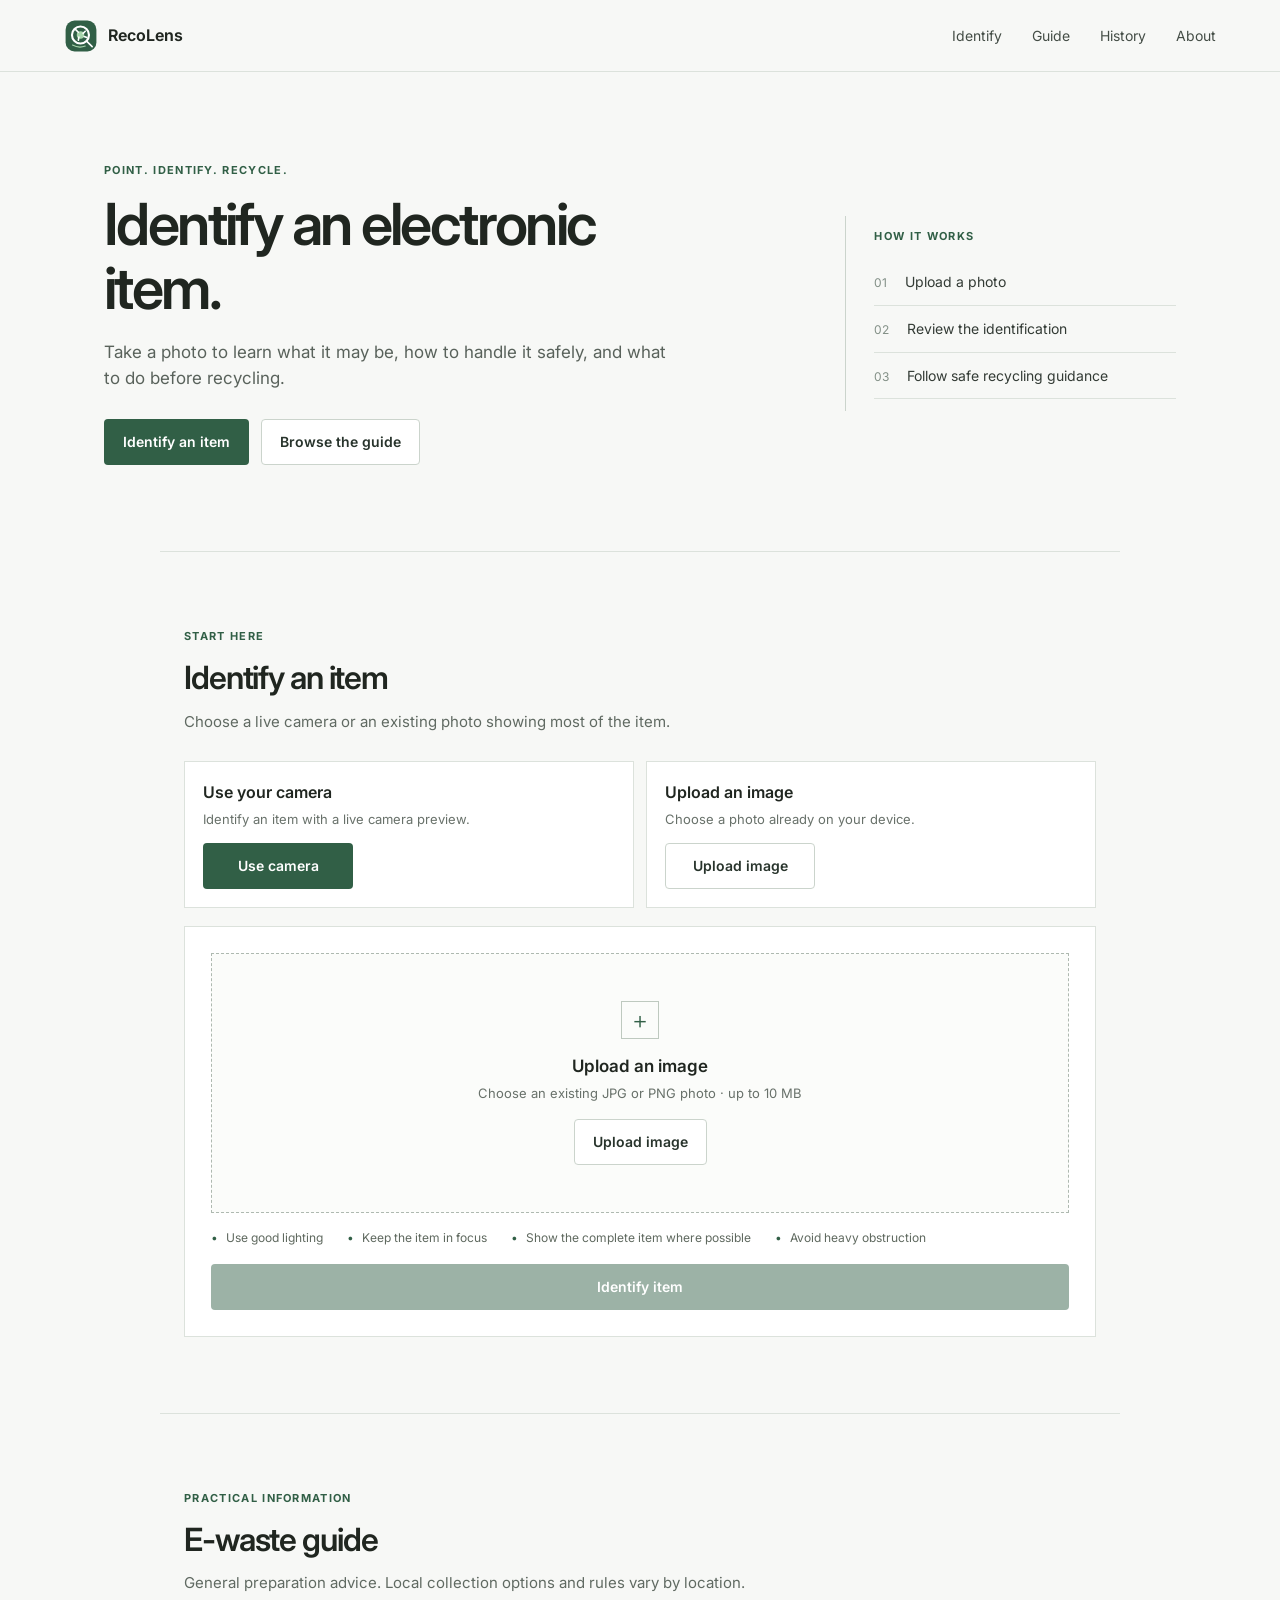
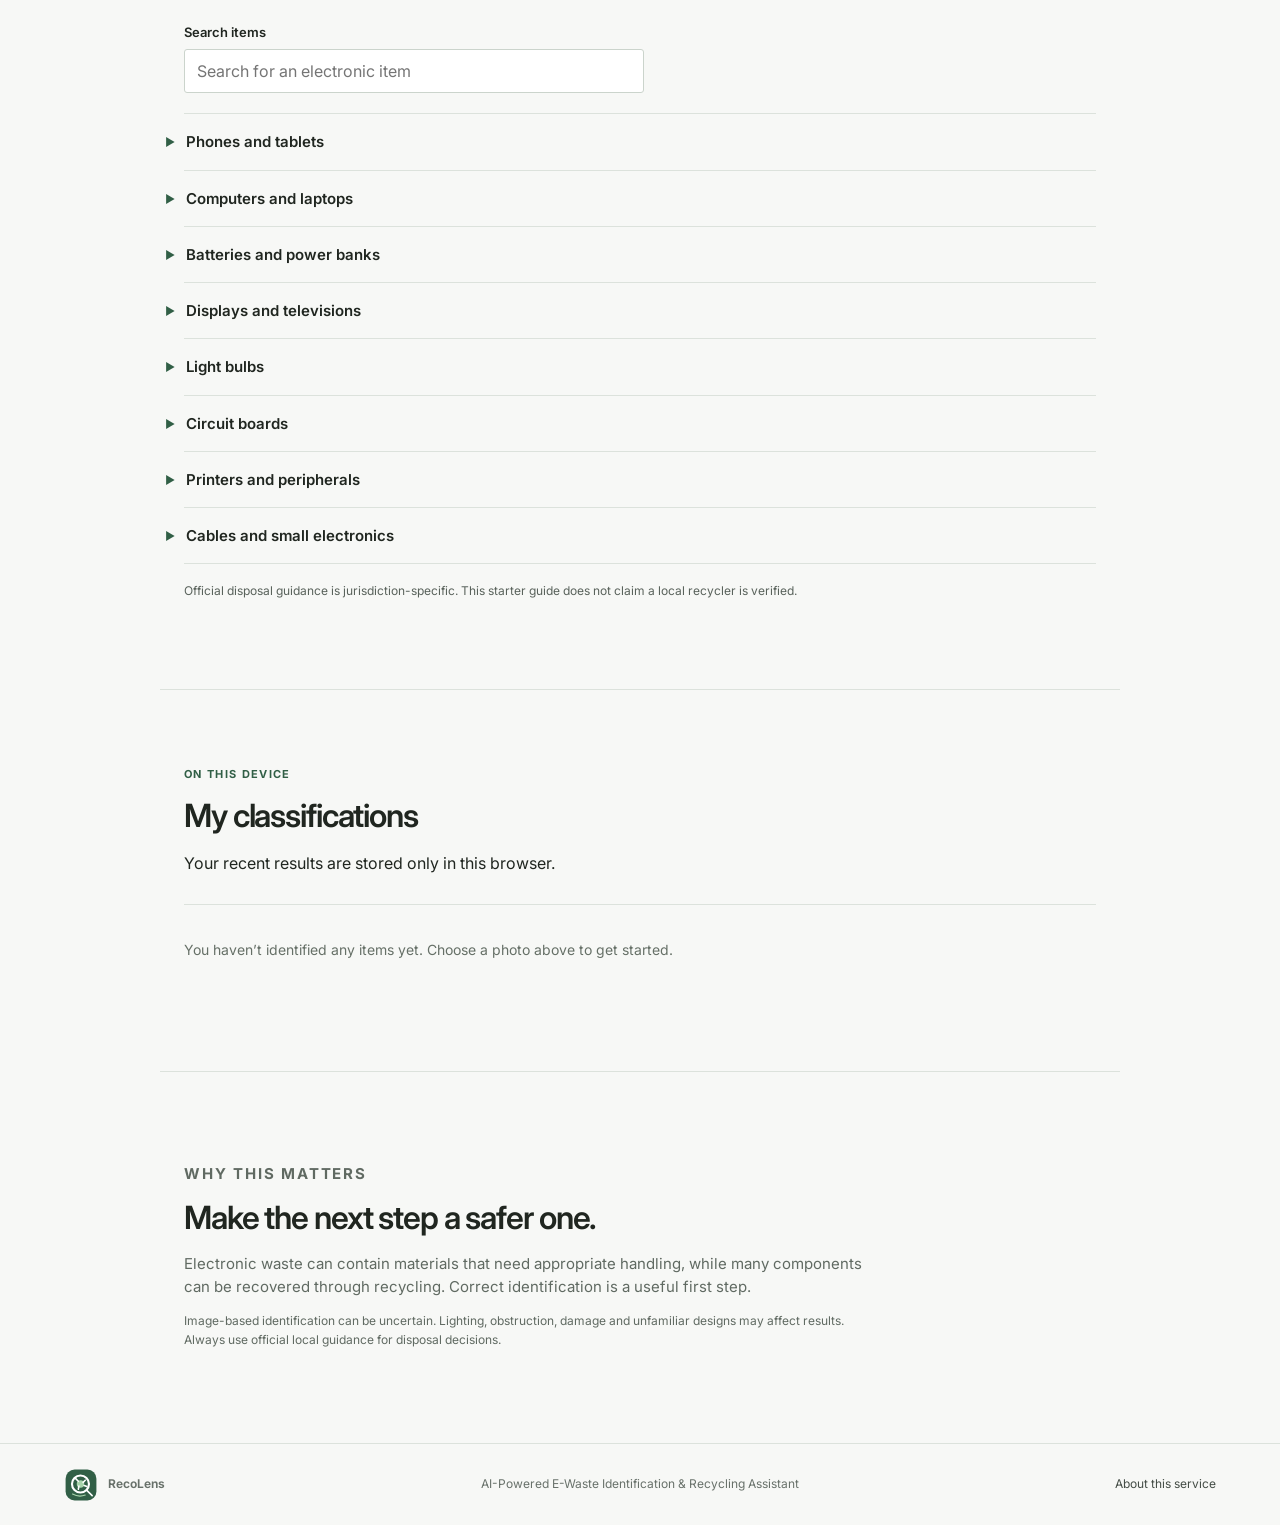
<file: index.html>
<!doctype html>
<html lang="en">
<head>
  <meta charset="utf-8">
  <meta name="viewport" content="width=device-width, initial-scale=1">
  <meta name="theme-color" content="#f7f8f6">
  <meta name="description" content="Point. Identify. Recycle. RecoLens helps identify electronic items and explore safer e-waste recycling guidance.">
  <meta property="og:type" content="website">
  <meta property="og:title" content="RecoLens — Point. Identify. Recycle.">
  <meta property="og:description" content="AI-Powered E-Waste Identification &amp; Recycling Assistant">
  <meta property="og:image" content="/assets/branding/recolens-logo-horizontal.svg">
  <link rel="icon" type="image/svg+xml" href="assets/branding/recolens-favicon.svg">
  <title>RecoLens — E-Waste Identification &amp; Recycling</title>
  <link rel="stylesheet" href="styles.css">
</head>
<body>
  <header class="site-header">
    <a class="brand" href="#home" aria-label="RecoLens home"><img class="brand-logo" src="assets/branding/recolens-logo.svg" alt=""><span>RecoLens</span></a>
    <button class="menu-toggle" id="menuToggle" type="button" aria-label="Open navigation menu" aria-expanded="false" aria-controls="primaryNavigation"><span aria-hidden="true">☰</span></button>
    <nav id="primaryNavigation" aria-label="Main navigation"><a href="#identify">Identify</a><a href="#guide">Guide</a><a href="#history">History</a><a href="#about">About</a></nav>
  </header>

  <main>
    <section class="hero" id="home">
      <div class="hero-copy">
        <p class="eyebrow">Point. Identify. Recycle.</p>
        <h1>Identify an electronic item.</h1>
        <p class="intro">Take a photo to learn what it may be, how to handle it safely, and what to do before recycling.</p>
        <div class="actions"><a class="button primary" href="#identify">Identify an item</a><a class="button secondary" href="#guide">Browse the guide</a></div>
      </div>
      <div class="hero-note" aria-label="Three simple steps"><p class="eyebrow">How it works</p><ol><li><span>01</span> Upload a photo</li><li><span>02</span> Review the identification</li><li><span>03</span> Follow safe recycling guidance</li></ol></div>
    </section>

    <section class="section identify-section" id="identify">
      <div class="section-heading"><p class="eyebrow">Start here</p><h2>Identify an item</h2><p>Choose a live camera or an existing photo showing most of the item.</p></div>
      <div class="identify-actions"><div class="identify-choice"><h3>Use your camera</h3><p>Identify an item with a live camera preview.</p><button class="button primary" id="useCameraButton" type="button">Use camera</button></div><div class="identify-choice"><h3>Upload an image</h3><p>Choose a photo already on your device.</p><button class="button secondary" id="uploadPhotoButton" type="button">Upload image</button></div></div>
      <section id="cameraPanel" class="camera-panel" aria-labelledby="cameraHeading" hidden>
        <div class="camera-heading"><div><p class="eyebrow">Live camera</p><h3 id="cameraHeading">Identify with camera</h3></div><button class="text-button" id="closeCameraButton" type="button">Close</button></div>
        <div id="cameraSetup" class="camera-setup">
          <p>Use your camera to identify an electronic item in real time.</p>
          <p>Camera preview boxes are analyzed on this device. Crops of detected phones, keyboards, and mice are sent to RecoLens for live V1 identification while this screen is active; frames are not saved. Other detected items are boxed but may not have a matching V1 class.</p>
          <p id="cameraSetupMessage" class="camera-live-message" role="status" hidden></p>
          <button class="button primary" id="startCameraButton" type="button">Start camera</button>
        </div>
        <div id="cameraActive" hidden>
          <div class="camera-frame"><video id="cameraVideo" autoplay playsinline muted aria-label="Live camera preview"></video><canvas id="liveDetectionOverlay" aria-hidden="true"></canvas><div class="camera-guide" aria-hidden="true"><span></span></div></div>
          <p class="camera-framing-hint">Green boxes mark objects detected on this device. Keep the whole electronic item visible for live V1 identification.</p>
          <p id="cameraLiveMessage" class="camera-live-message" role="status" aria-live="polite">Camera active. Identification will be unavailable until a trained model is configured.</p>
          <div id="cameraPrediction" class="camera-prediction" aria-live="polite" hidden></div>
          <div class="camera-controls"><button class="button primary" id="captureButton" type="button">Capture current item</button><button class="button primary" id="useResultButton" type="button" hidden>View result</button><button class="button secondary" id="retryInferenceButton" type="button" hidden>Try another capture</button><button class="button secondary" id="switchCameraButton" type="button" hidden>Switch camera</button><button class="button secondary" id="flashlightButton" type="button" aria-pressed="false" hidden>Turn flashlight on</button><button class="text-button" id="stopCameraButton" type="button">Stop camera</button></div>
        </div>
        <div id="cameraError" class="camera-error" role="alert" hidden></div>
        <div id="cameraRecovery" class="camera-controls" hidden><button class="button secondary" id="retryCameraButton" type="button">Try again</button><button class="text-button" id="cameraUploadFallback" type="button">Upload a photo instead</button></div>
      </section>
      <form id="identifyForm" class="upload-panel">
        <input id="imageInput" type="file" accept="image/jpeg,image/png" aria-label="Choose an existing image of an electronic item" hidden>
        <div id="dropZone" class="drop-zone" tabindex="0" role="button" aria-label="Choose an image of an electronic item">
          <div id="emptyUpload"><div class="upload-symbol" aria-hidden="true">＋</div><h3>Upload an image</h3><p>Choose an existing JPG or PNG photo · up to 10 MB</p><button type="button" class="button secondary" id="chooseButton">Upload image</button></div>
          <div id="previewWrap" hidden><img id="preview" alt="Preview of the selected electronic item"><div class="file-meta"><strong id="fileName"></strong><span id="fileSize"></span></div><div class="preview-actions"><button type="button" class="text-button" id="changeButton">Change image</button><button type="button" class="text-button danger-text" id="removeButton">Remove</button></div></div>
        </div>
        <ul class="tips"><li>Use good lighting</li><li>Keep the item in focus</li><li>Show the complete item where possible</li><li>Avoid heavy obstruction</li></ul>
        <button class="button primary submit-button" id="analyzeButton" type="submit" disabled>Identify item</button>
        <p id="uploadError" class="form-error" role="alert" hidden></p>
      </form>
      <section id="result" class="result-panel" aria-live="polite" hidden></section>
    </section>

    <section class="section guide-section" id="guide">
      <div class="section-heading"><p class="eyebrow">Practical information</p><h2>E-waste guide</h2><p>General preparation advice. Local collection options and rules vary by location.</p></div>
      <label class="search-label" for="guideSearch">Search items</label><input class="search-input" id="guideSearch" type="search" placeholder="Search for an electronic item">
      <div class="guide-list" id="guideList"></div>
      <p class="source-note">Official disposal guidance is jurisdiction-specific. This starter guide does not claim a local recycler is verified.</p>
    </section>

    <section class="section history-section" id="history">
      <div class="section-heading"><p class="eyebrow">On this device</p><h2>My classifications</h2><p>Your recent results are stored only in this browser.</p><button class="text-button danger-text" id="clearHistoryButton" type="button" hidden>Clear history</button></div>
      <div id="historyList" class="history-list"></div>
    </section>

    <section class="section about-section" id="about"><p class="eyebrow">Why this matters</p><h2>Make the next step a safer one.</h2><p>Electronic waste can contain materials that need appropriate handling, while many components can be recovered through recycling. Correct identification is a useful first step.</p><p class="source-note">Image-based identification can be uncertain. Lighting, obstruction, damage and unfamiliar designs may affect results. Always use official local guidance for disposal decisions.</p></section>
  </main>
  <footer><a class="brand" href="#home" aria-label="RecoLens home"><img class="brand-logo" src="assets/branding/recolens-logo.svg" alt=""><span>RecoLens</span></a><span>AI-Powered E-Waste Identification &amp; Recycling Assistant</span><a href="#about">About this service</a></footer>
  <script src="api-config.js"></script>
  <script src="history-store.js"></script>
  <script src="live-object-detector.js"></script>
  <script src="camera-controller.js"></script>
  <script src="app.js"></script>
</body>
</html>
</file>
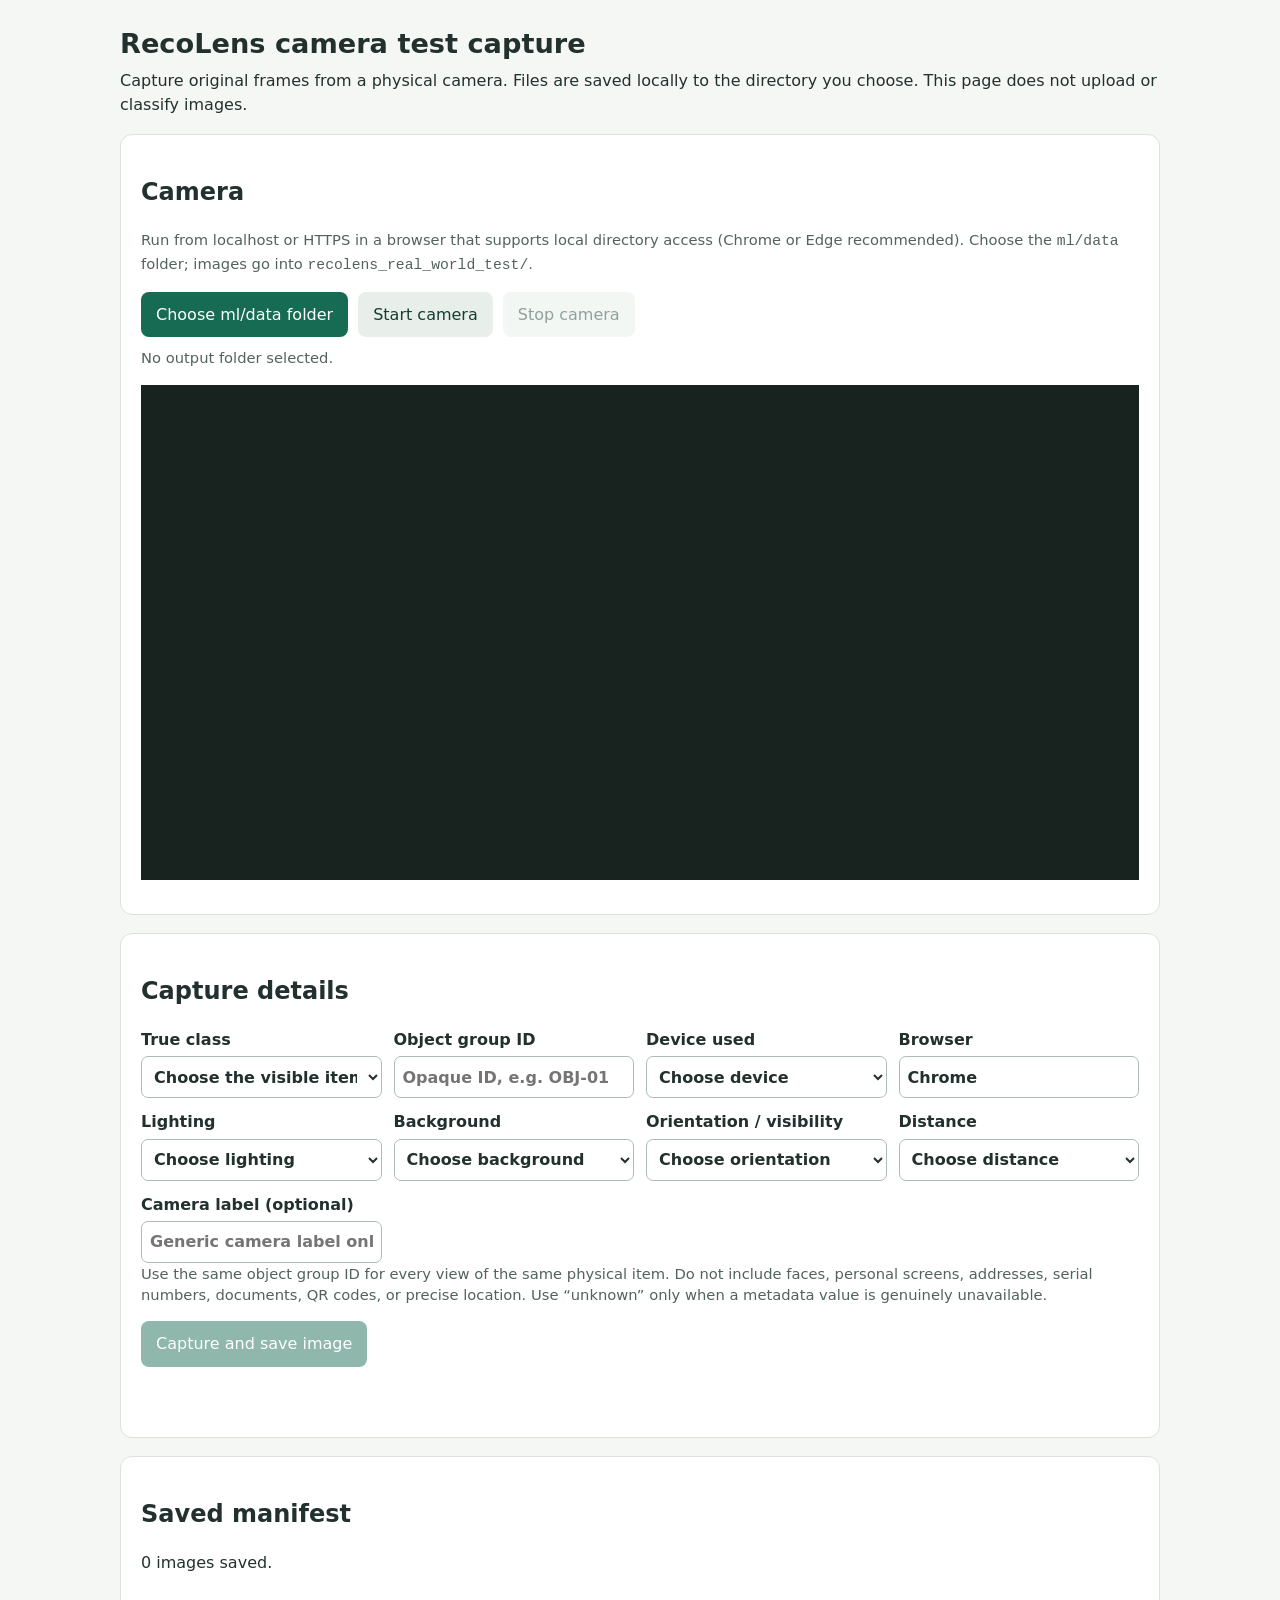
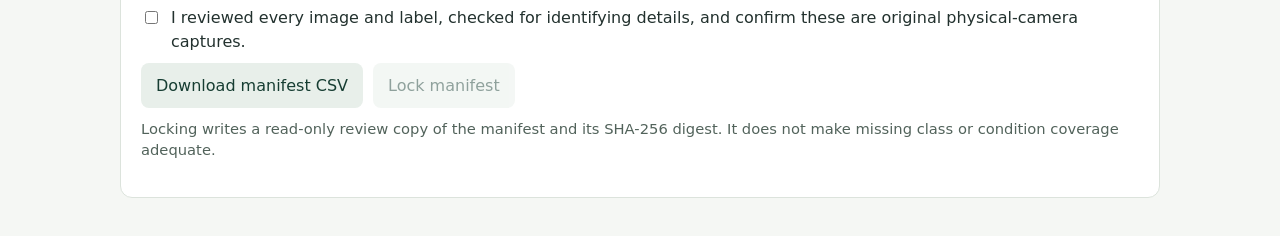
<file: ml/tools/real_world_capture.html>
<!doctype html>
<html lang="en">
<head>
  <meta charset="utf-8">
  <meta name="viewport" content="width=device-width, initial-scale=1">
  <title>RecoLens camera data collection</title>
  <style>
    :root { color-scheme: light; font: 16px/1.45 system-ui, sans-serif; color: #22312e; background: #f5f7f4; }
    body { max-width: 1040px; margin: 0 auto; padding: 24px; }
    h1 { margin: 0 0 6px; font-size: 1.7rem; } p { margin: 0 0 16px; }
    .panel { padding: 20px; margin: 18px 0; border: 1px solid #dce3dc; border-radius: 12px; background: white; }
    .controls { display: flex; flex-wrap: wrap; gap: 10px; margin: 10px 0; }
    button { border: 0; border-radius: 8px; padding: 11px 15px; background: #176b53; color: white; font: inherit; cursor: pointer; }
    button.secondary { background: #e8efea; color: #163d32; }
    button:disabled { opacity: .48; cursor: not-allowed; }
    video { display: block; width: 100%; max-height: 55vh; margin: 14px 0; background: #18221f; object-fit: contain; }
    .grid { display: grid; grid-template-columns: repeat(auto-fit, minmax(220px, 1fr)); gap: 12px; }
    label { display: grid; gap: 5px; font-weight: 600; }
    input, select { width: 100%; box-sizing: border-box; min-height: 42px; padding: 8px; border: 1px solid #aebdb3; border-radius: 7px; background: white; color: inherit; font: inherit; }
    .help { color: #52635b; font-size: .92rem; }
    #message { min-height: 1.5em; color: #174c3c; }
    #entries { max-height: 240px; overflow: auto; padding-left: 20px; }
    .check { display: flex; align-items: flex-start; gap: 10px; margin-top: 14px; font-weight: 400; }
    .check input { width: auto; min-height: auto; margin-top: 5px; }
    @media (max-width: 560px) { body { padding: 14px; } .panel { padding: 15px; } }
  </style>
</head>
<body>
  <h1>RecoLens camera test capture</h1>
  <p>Capture original frames from a physical camera. Files are saved locally to the directory you choose. This page does not upload or classify images.</p>

  <section class="panel" aria-labelledby="cameraHeading">
    <h2 id="cameraHeading">Camera</h2>
    <p class="help">Run from localhost or HTTPS in a browser that supports local directory access (Chrome or Edge recommended). Choose the <code>ml/data</code> folder; images go into <code>recolens_real_world_test/</code>.</p>
    <div class="controls">
      <button id="folderButton" type="button">Choose ml/data folder</button>
      <button id="startButton" type="button" class="secondary">Start camera</button>
      <button id="stopButton" type="button" class="secondary" disabled>Stop camera</button>
    </div>
    <p id="folderState" class="help">No output folder selected.</p>
    <video id="preview" autoplay playsinline muted aria-label="Camera preview"></video>
  </section>

  <section class="panel" aria-labelledby="metadataHeading">
    <h2 id="metadataHeading">Capture details</h2>
    <div class="grid">
      <label>True class
        <select id="trueClass" required>
          <option value="">Choose the visible item</option>
          <optgroup label="Existing V1 classes">
            <option>battery</option><option>keyboard</option><option>light_bulb</option><option>mobile_phone</option><option>mouse</option><option>pcb</option>
          </optgroup>
          <optgroup label="Known failure categories">
            <option>charger</option><option>adapter</option><option>laptop</option>
          </optgroup>
          <optgroup label="Everyday negative examples">
            <option>water_bottle</option><option>book</option><option>paper</option><option>clothing</option><option>food</option><option>plastic_object</option><option>glass_object</option>
          </optgroup>
          <optgroup label="Unknown; keep separate from non-e-waste">
            <option>unknown_electronic</option><option>unknown_object</option><option>partially_visible_or_ambiguous</option>
          </optgroup>
        </select>
      </label>
      <label>Object group ID
        <input id="objectId" required placeholder="Opaque ID, e.g. OBJ-01">
      </label>
      <label>Device used
        <select id="device" required><option value="">Choose device</option><option>iPhone</option><option>Android phone</option><option>desktop webcam</option><option>laptop webcam</option><option>other physical camera</option></select>
      </label>
      <label>Browser
        <input id="browser" readonly>
      </label>
      <label>Lighting
        <select id="lighting" required><option value="">Choose lighting</option><option>normal indoor</option><option>bright</option><option>low-light</option></select>
      </label>
      <label>Background
        <select id="background" required><option value="">Choose background</option><option>plain</option><option>desk/table</option><option>cluttered</option></select>
      </label>
      <label>Orientation / visibility
        <select id="orientation" required><option value="">Choose orientation</option><option>front</option><option>side</option><option>angled</option><option>rotated</option><option>partially visible</option></select>
      </label>
      <label>Distance
        <select id="distance" required><option value="">Choose distance</option><option>close</option><option>medium</option><option>far</option></select>
      </label>
      <label>Camera label (optional)
        <input id="cameraLabel" placeholder="Generic camera label only; no serial or personal name">
      </label>
    </div>
    <p class="help">Use the same object group ID for every view of the same physical item. Do not include faces, personal screens, addresses, serial numbers, documents, QR codes, or precise location. Use “unknown” only when a metadata value is genuinely unavailable.</p>
    <div class="controls"><button id="captureButton" type="button" disabled>Capture and save image</button></div>
    <p id="message" role="status" aria-live="polite"></p>
  </section>

  <section class="panel" aria-labelledby="manifestHeading">
    <h2 id="manifestHeading">Saved manifest</h2>
    <p id="count">0 images saved.</p>
    <ol id="entries"></ol>
    <label class="check"><input id="reviewed" type="checkbox"><span>I reviewed every image and label, checked for identifying details, and confirm these are original physical-camera captures.</span></label>
    <div class="controls"><button id="exportButton" type="button" class="secondary">Download manifest CSV</button><button id="lockButton" type="button" class="secondary" disabled>Lock manifest</button></div>
    <p class="help">Locking writes a read-only review copy of the manifest and its SHA-256 digest. It does not make missing class or condition coverage adequate.</p>
  </section>

  <script>
    const $ = id => document.getElementById(id);
    const REQUIRED = ['trueClass', 'objectId', 'device', 'lighting', 'background', 'orientation', 'distance'];
    const header = ['image_id','file_name','true_class','device','browser','lighting','background','orientation','distance','source','sha256','object_id','camera_label','image_width','image_height','capture_date'];
    let baseHandle = null, imageDir = null, stream = null, rows = [], downloadsMode = false, locked = false;
    const ua = navigator.userAgent;
    $('browser').value = /Edg\//.test(ua) ? 'Edge' : /Chrome\//.test(ua) ? 'Chrome' : /Firefox\//.test(ua) ? 'Firefox' : /Safari\//.test(ua) ? 'Safari' : 'Other';
    const escapeCsv = value => `"${String(value ?? '').replaceAll('"','""')}"`;
    const csv = data => [header.join(','), ...data.map(row => header.map(key => escapeCsv(row[key])).join(','))].join('\r\n') + '\r\n';
    const sha256 = async blob => [...new Uint8Array(await crypto.subtle.digest('SHA-256', await blob.arrayBuffer()))].map(n => n.toString(16).padStart(2,'0')).join('');
    const setMessage = text => { $('message').textContent = text; };
    const dateStamp = () => new Date().toISOString().slice(0,10);
    const download = (name, blob) => { const url = URL.createObjectURL(blob); const a = document.createElement('a'); a.href = url; a.download = name; a.click(); setTimeout(() => URL.revokeObjectURL(url), 3000); };
    function parseCsv(text) {
      const lines = text.trim().split(/\r?\n/);
      const parseLine = line => { const values=[]; let value='', quoted=false; for(let i=0;i<line.length;i++){ const c=line[i]; if(c==='"'&&quoted&&line[i+1]==='"'){value+='"';i++;} else if(c==='"'){quoted=!quoted;} else if(c===','&&!quoted){values.push(value);value='';} else value+=c;} values.push(value);return values; };
      if(lines.length<2) return [];
      const keys=parseLine(lines[0]);
      return lines.slice(1).filter(Boolean).map(line=>Object.fromEntries(parseLine(line).map((v,i)=>[keys[i],v])));
    }

    async function writeFile(dir, name, data) {
      const handle = await dir.getFileHandle(name, {create:true});
      const writable = await handle.createWritable();
      await writable.write(data);
      await writable.close();
    }
    async function saveManifest() {
      if (baseHandle) await writeFile(baseHandle, 'recolens_real_world_test_manifest.csv', csv(rows));
      $('count').textContent = `${rows.length} image${rows.length === 1 ? '' : 's'} saved.`;
      $('lockButton').disabled = locked || rows.length === 0 || !$('reviewed').checked;
      $('entries').innerHTML = rows.slice(-12).reverse().map(r => `<li>${r.file_name} — ${r.true_class}, ${r.lighting}, ${r.background}</li>`).join('');
    }
    $('folderButton').addEventListener('click', async () => {
      try {
        if (!window.showDirectoryPicker) {
          downloadsMode = true;
          $('folderState').textContent = 'This browser uses downloads. Save each image and manifest, then move them into ml/data/recolens_real_world_test/. Keep matching file names.';
          setMessage('Download mode is ready. Choose the physical camera and capture details, then start the camera.');
          return;
        }
        baseHandle = await window.showDirectoryPicker({mode:'readwrite'});
        imageDir = await baseHandle.getDirectoryHandle('recolens_real_world_test', {create:true});
        try {
          const lockedHandle = await baseHandle.getFileHandle('recolens_real_world_test_manifest.locked.csv');
          if (lockedHandle) { locked = true; $('folderState').textContent = 'This set already has a locked manifest. Choose another folder for a new set version.'; setMessage('The selected test set is locked; captures are disabled.'); return; }
        } catch { /* no locked manifest exists */ }
        try {
          const existingHandle = await baseHandle.getFileHandle('recolens_real_world_test_manifest.csv');
          rows = parseCsv(await (await existingHandle.getFile()).text());
        } catch { rows = []; }
        $('folderState').textContent = 'Selected folder. Captures will be saved under recolens_real_world_test/ and the manifest beside it.';
        await saveManifest();
        $('captureButton').disabled = !stream || locked;
      } catch (error) { setMessage(error.message || 'Could not select the output folder.'); }
    });
    $('startButton').addEventListener('click', async () => {
      try {
        stream = await navigator.mediaDevices.getUserMedia({video:{facingMode:{ideal:'environment'}}, audio:false});
        $('preview').srcObject = stream;
        $('stopButton').disabled = false;
        $('captureButton').disabled = !(imageDir || downloadsMode) || locked;
        setMessage('Camera preview is ready. Check the visible object and capture details before saving.');
      } catch (error) { setMessage(`Camera could not start: ${error.message || 'check browser permission and camera availability.'}`); }
    });
    $('stopButton').addEventListener('click', () => {
      stream?.getTracks().forEach(track => track.stop()); stream = null; $('preview').srcObject = null;
      $('stopButton').disabled = true; $('captureButton').disabled = true; setMessage('Camera stopped.');
    });
    $('captureButton').addEventListener('click', async () => {
      if (!stream || (!imageDir && !downloadsMode) || locked) return;
      for (const key of REQUIRED) if (!$(`${key}`).value.trim()) { setMessage('Complete every required capture field first.'); $(`${key}`).focus(); return; }
      const video = $('preview');
      if (!video.videoWidth || !video.videoHeight) { setMessage('Wait for the camera preview to finish loading.'); return; }
      const canvas = document.createElement('canvas'); canvas.width = video.videoWidth; canvas.height = video.videoHeight;
      canvas.getContext('2d', {willReadFrequently:false}).drawImage(video,0,0,canvas.width,canvas.height);
      const blob = await new Promise(resolve => canvas.toBlob(resolve,'image/jpeg',0.94));
      if (!blob) { setMessage('Could not encode this camera frame.'); return; }
      const imageHash = await sha256(blob);
      if (rows.some(row => row.sha256 === imageHash)) { setMessage('This frame has the same SHA-256 as an existing capture; it was not added.'); return; }
      const id = `RW-${crypto.randomUUID()}`;
      const fileName = `${id}.jpg`;
      if (imageDir) await writeFile(imageDir,fileName,blob); else download(fileName,blob);
      const settings = stream.getVideoTracks()[0]?.getSettings?.() || {};
      rows.push({
        image_id:id,file_name:fileName,true_class:$('trueClass').value,device:$('device').value,browser:$('browser').value,
        lighting:$('lighting').value,background:$('background').value,orientation:$('orientation').value,distance:$('distance').value,
        source:'recolens_physical_camera',sha256:imageHash,object_id:$('objectId').value.trim(),camera_label:$('cameraLabel').value.trim() || 'unknown',
        image_width:settings.width || canvas.width,image_height:settings.height || canvas.height,capture_date:dateStamp()
      });
      await saveManifest();
      setMessage(`Saved ${fileName}; image SHA-256 ${imageHash}.`);
    });
    $('reviewed').addEventListener('change', saveManifest);
    $('exportButton').addEventListener('click', () => download('recolens_real_world_test_manifest.csv',new Blob([csv(rows)],{type:'text/csv'})));
    $('lockButton').addEventListener('click', async () => {
      if (!rows.length || !$('reviewed').checked || locked) return;
      const manifestText = csv(rows);
      const manifestHash = await sha256(new Blob([manifestText],{type:'text/csv'}));
      if (baseHandle) {
        await writeFile(baseHandle,'recolens_real_world_test_manifest.locked.csv',manifestText);
        await writeFile(baseHandle,'recolens_real_world_test_manifest.locked.sha256.txt',`${manifestHash}  recolens_real_world_test_manifest.locked.csv\n`);
      } else {
        download('recolens_real_world_test_manifest.locked.csv',new Blob([manifestText],{type:'text/csv'}));
        download('recolens_real_world_test_manifest.locked.sha256.txt',new Blob([`${manifestHash}  recolens_real_world_test_manifest.locked.csv\n`],{type:'text/plain'}));
      }
      locked = true;
      setMessage(`Locked ${rows.length} captured images. Manifest SHA-256: ${manifestHash}. Keep the locked files unchanged; recollect a new version after any label or image correction.`);
      $('lockButton').disabled = true;
    });
    if (!window.isSecureContext || !navigator.mediaDevices?.getUserMedia || !crypto?.subtle) {
      $('startButton').disabled = true;
      setMessage('Camera capture requires HTTPS or localhost, browser camera permission, and Web Crypto support.');
    }
  </script>
</body>
</html>
</file>
<file: styles.css>
@import url('https://fonts.googleapis.com/css2?family=Inter:wght@400;500;600;700&display=swap');
:root{font-family:Inter,Arial,sans-serif;color:#202620;background:#f7f8f6;font-synthesis:none;text-rendering:optimizeLegibility;--green:#315f46;--green-dark:#254a36;--muted:#68716a;--line:#dce2dc;--surface:#fff;--warning:#825b20}*{box-sizing:border-box}html{scroll-behavior:smooth}body{margin:0;line-height:1.55}.site-header{height:72px;padding:0 max(5vw,24px);display:flex;align-items:center;justify-content:space-between;border-bottom:1px solid var(--line);background:rgba(247,248,246,.96);position:sticky;top:0;z-index:5}.brand{display:inline-flex;align-items:center;gap:10px;text-decoration:none;color:#202620;font-weight:650}.brand-logo{display:block;width:34px;height:34px;object-fit:contain}.site-header nav{display:flex;gap:30px}.site-header nav a,footer>a:last-child{font-size:14px;color:#444d46;text-decoration:none}.site-header nav a:hover,footer a:hover{color:var(--green)}button,a,input{font:inherit}button,a{touch-action:manipulation}button:focus-visible,a:focus-visible,input:focus-visible,[tabindex]:focus-visible{outline:3px solid #88ad91;outline-offset:3px}.text-button{border:0;background:none;color:var(--green);font-weight:600;cursor:pointer;padding:10px}.hero{max-width:1120px;margin:0 auto;padding:90px 24px 86px;display:grid;grid-template-columns:minmax(0,1.6fr) minmax(260px,.8fr);gap:80px;align-items:center}.eyebrow{text-transform:uppercase;font-size:11px;letter-spacing:.12em;font-weight:700;color:var(--green);margin:0 0 14px}.hero h1{font-size:clamp(38px,5vw,58px);letter-spacing:-.045em;line-height:1.1;max-width:600px;margin:0 0 18px;font-weight:600}.intro{font-size:17px;color:#59625b;max-width:570px;margin:0}.actions{display:flex;gap:12px;margin-top:28px}.button{min-height:46px;display:inline-flex;align-items:center;justify-content:center;padding:0 18px;border:1px solid transparent;text-decoration:none;font-size:14px;font-weight:600;cursor:pointer;border-radius:4px;transition:background .15s,border-color .15s}.primary{background:var(--green);color:white}.primary:hover{background:var(--green-dark)}.secondary{background:#fff;border-color:#cbd4cc;color:#28342c}.secondary:hover{border-color:var(--green)}.hero-note{border-left:1px solid #cbd4cc;padding:12px 0 12px 28px}.hero-note ol{list-style:none;margin:0;padding:0}.hero-note li{font-size:14px;padding:12px 0;border-bottom:1px solid var(--line);color:#333b35}.hero-note li span{color:#839087;font-size:12px;margin-right:14px}.section{max-width:960px;margin:auto;padding:76px 24px;border-top:1px solid var(--line)}.section-heading{max-width:600px;margin-bottom:28px}.section-heading h2,.about-section h2{font-size:32px;letter-spacing:-.035em;line-height:1.2;margin:0 0 12px;font-weight:600}.section-heading>p:last-child,.about-section>p{margin:0;color:#606a62;font-size:15px}.upload-panel{padding:26px;background:var(--surface);border:1px solid var(--line)}.drop-zone{min-height:260px;display:grid;place-items:center;text-align:center;border:1px dashed #aeb9b0;background:#fbfcfa;padding:24px}.upload-symbol{width:38px;height:38px;border:1px solid #bec9bf;margin:0 auto 14px;display:grid;place-items:center;font-size:22px;color:var(--green)}.drop-zone h3{font-size:17px;font-weight:600;margin:0 0 4px}.drop-zone p{font-size:13px;color:var(--muted);margin:0 0 16px}.tips{display:flex;flex-wrap:wrap;gap:8px 24px;padding:16px 0;margin:0;list-style:none;color:#5f695f;font-size:12px}.tips li:before{content:'•';color:var(--green);margin-right:8px}.submit-button{width:100%}.submit-button:disabled{opacity:.48;cursor:not-allowed}.form-error{color:#9e3434;font-size:13px;margin:12px 0 0}#previewWrap{max-width:100%;width:420px}#preview{width:100%;height:250px;object-fit:contain;background:#f1f3f0}.file-meta{display:flex;justify-content:space-between;gap:14px;font-size:12px;text-align:left;padding:8px 0;color:#5f695f}.file-meta strong{color:#303a32;overflow:hidden;text-overflow:ellipsis;white-space:nowrap}.preview-actions{display:flex;justify-content:center}.result-panel{margin-top:24px;padding:28px;background:white;border:1px solid var(--line)}.result-top{display:grid;grid-template-columns:112px 1fr;gap:22px;align-items:center}.result-top img{width:112px;height:100px;object-fit:cover;background:#f1f3f0}.result-top h3{font-size:24px;line-height:1.2;margin:5px 0}.result-top p{margin:0;color:#647067;font-size:13px}.confidence{display:inline-block;margin-top:8px;padding:4px 8px;background:#edf2ed;color:#315f46;font-size:12px}.result-message{margin:20px 0 0;padding:14px 16px;border-left:3px solid #bc9145;background:#fbf7ef;color:#584722;font-size:14px}.result-message.error{border-color:#b24848;background:#fbf1f1;color:#762e2e}.result-disclaimer{font-size:12px;color:#68716a;margin-top:14px}.guide-section{max-width:960px}.search-label{display:block;font-weight:600;font-size:13px;margin-bottom:7px}.search-input{width:100%;max-width:460px;height:44px;padding:0 12px;background:white;border:1px solid #cbd4cc;border-radius:3px}.guide-list{margin-top:20px;border-top:1px solid var(--line)}.guide-item{border-bottom:1px solid var(--line)}.guide-item summary{cursor:pointer;padding:16px 2px;font-weight:600;font-size:15px;list-style-position:outside}.guide-item summary::marker{color:var(--green)}.guide-body{padding:0 20px 18px;color:#59625b;font-size:14px;max-width:700px}.guide-body p{margin:4px 0 10px}.guide-body ul{margin:6px 0;padding-left:20px}.source-note{font-size:12px;color:#59625b;margin-top:18px}.history-list{border-top:1px solid var(--line)}.empty-state{padding:20px 0;color:#667067;font-size:14px}.history-row{display:flex;align-items:center;gap:14px;padding:12px 0;border-bottom:1px solid var(--line)}.history-row img{width:48px;height:48px;object-fit:cover;background:#eef1ed}.history-row strong{display:block;font-size:14px}.history-row span{font-size:12px;color:#69736b}.history-row time{margin-left:auto;color:#69736b;font-size:12px}.about-section{max-width:960px;padding-bottom:80px}.about-section>p{max-width:700px;margin:14px 0}.about-section .source-note{font-size:12px}footer{border-top:1px solid var(--line);min-height:82px;padding:20px max(5vw,24px);display:flex;justify-content:space-between;align-items:center;gap:20px}footer span{font-size:12px;color:#68716a}footer>a:last-child{font-size:12px}@media(max-width:700px){.site-header{height:62px;padding:0 18px}.site-header nav{gap:14px}.site-header nav a{font-size:12px}.site-header nav a:nth-child(3),.site-header nav a:nth-child(4){display:none}.hero{padding:60px 20px;grid-template-columns:1fr;gap:38px}.hero h1{font-size:40px}.intro{font-size:15px}.hero-note{padding:0 0 0 18px}.section{padding:56px 20px}.section-heading h2,.about-section h2{font-size:28px}.upload-panel{padding:14px}.drop-zone{min-height:240px}.tips{display:grid;grid-template-columns:1fr 1fr;gap:8px}.result-panel{padding:18px}.result-top{grid-template-columns:82px 1fr;gap:14px}.result-top img{width:82px;height:82px}.result-top h3{font-size:20px}footer{flex-wrap:wrap;padding:20px;justify-content:flex-start}footer span{order:3;flex-basis:100%}}@media(max-width:520px){.site-header .brand>span:last-child{display:none}.site-header nav{gap:16px}}@media(prefers-reduced-motion:reduce){html{scroll-behavior:auto}*,*::before,*::after{transition:none!important}}
.identify-actions{display:flex;gap:10px;margin:0 0 18px}.camera-panel{background:#fff;border:1px solid var(--line);padding:22px;margin:0 0 18px}.camera-heading{display:flex;align-items:flex-start;justify-content:space-between;gap:18px}.camera-heading h3{font-size:21px;font-weight:600;letter-spacing:-.02em;margin:0 0 14px}.camera-setup{max-width:620px}.camera-setup p{font-size:14px;color:#59625b;margin:8px 0}.camera-setup .button{margin-top:10px}.camera-frame{width:100%;max-width:760px;aspect-ratio:4/3;background:#1e241f;display:grid;place-items:center;overflow:hidden;margin:10px auto 12px}.camera-frame video{width:100%;height:100%;object-fit:contain}.camera-live-message{font-size:14px;color:#526057;margin:12px 0}.camera-prediction{padding:14px 16px;border-left:3px solid var(--green);background:#f3f6f2;margin:12px 0}.camera-prediction h4{font-size:17px;margin:0 0 3px}.camera-prediction p{font-size:13px;color:#5f695f;margin:3px 0}.camera-controls{display:flex;align-items:center;gap:10px;flex-wrap:wrap;margin-top:12px}.camera-controls .text-button{min-height:44px}.camera-controls button[hidden]{display:none}.camera-error{color:#762e2e;background:#fbf1f1;border-left:3px solid #b24848;padding:12px 14px;margin-top:12px;font-size:14px}.camera-error[hidden],.camera-panel[hidden],#cameraActive[hidden],#cameraSetup[hidden],#cameraRecovery[hidden],#cameraPrediction[hidden],#useResultButton[hidden],#retryInferenceButton[hidden],#switchCameraButton[hidden]{display:none}.upload-panel[hidden]{display:none}@media(max-width:700px){.camera-panel{padding:16px;margin-left:-2px;margin-right:-2px}.camera-frame{aspect-ratio:3/4;max-height:58vh}.camera-frame video{object-fit:contain}.camera-heading h3{font-size:19px}.camera-controls .button{flex:1}.camera-controls #useResultButton{flex-basis:100%}.identify-actions .button{flex:1}}

/* Clear, separate choices for the live camera and existing photo upload. */
.menu-toggle{display:none}
.identify-actions{display:grid;grid-template-columns:repeat(2,minmax(0,1fr));gap:12px}
.identify-choice{padding:18px;background:#fff;border:1px solid var(--line)}
.identify-choice h3{font-size:16px;margin:0 0 4px;font-weight:600}
.identify-choice p{font-size:13px;color:var(--muted);margin:0 0 14px}
.identify-choice .button{min-width:150px}
#identify,#guide,#history,#about{scroll-margin-top:82px}
@media(max-width:700px){
  .site-header{height:56px;padding:0 16px;justify-content:flex-start;gap:12px}
  .site-header .brand>span:last-child{display:inline}
  .site-header nav{display:none;position:absolute;top:55px;left:0;right:0;flex-direction:column;gap:0;padding:8px 16px 12px;background:#f7f8f6;border-bottom:1px solid var(--line);box-shadow:0 8px 14px rgba(32,38,32,.08)}
  .site-header nav.is-open{display:flex}
  .site-header nav.is-open a:nth-child(3),.site-header nav.is-open a:nth-child(4){display:flex}
  .site-header nav a{font-size:15px;min-height:44px;display:flex;align-items:center;padding:0 8px}
  .menu-toggle{display:inline-flex;align-items:center;justify-content:center;margin-left:auto;width:44px;height:44px;border:1px solid var(--line);border-radius:4px;background:#fff;color:#28342c;font-size:20px;cursor:pointer}
  .hero{padding:44px 20px 48px;gap:28px}
  .section{padding:44px 18px}
  .identify-actions{grid-template-columns:1fr}
  .identify-choice{padding:16px}
  .identify-choice .button{width:100%;min-height:48px}
  .upload-panel{padding:12px}
  #identify,#guide,#history,#about{scroll-margin-top:64px}
}
@media(max-width:380px){
  .site-header{padding:0 12px}
  .site-header .brand{gap:7px;font-size:14px}
  .brand-logo{width:30px;height:30px}
  .hero{padding-top:36px}
  .hero h1{font-size:34px}
  .tips{grid-template-columns:1fr}
  .history-row{gap:9px}
  .history-row time{font-size:11px}
}

.danger-text{color:#762e2e}

/* A framing guide helps users center a complete item in the camera image.
   It is guidance only; the V1 classifier does not produce object boxes. */
.camera-frame{position:relative;isolation:isolate;border-radius:8px}
.camera-frame video{display:block}
.camera-guide{position:absolute;inset:0;display:grid;place-items:center;pointer-events:none}
.camera-frame.has-detections .camera-guide{display:none}
.camera-frame #liveDetectionOverlay{position:absolute;inset:0;width:100%;height:100%;pointer-events:none}
.camera-guide span{width:76%;height:72%;border:2px solid rgba(255,255,255,.88);border-radius:12px;box-shadow:0 0 0 999px rgba(12,18,14,.12),0 1px 8px rgba(0,0,0,.55);}
.camera-framing-hint{max-width:760px;margin:0 auto 10px;color:#526057;font-size:13px;text-align:center}
@media(max-width:700px){.camera-frame{aspect-ratio:3/4;max-height:58vh}.camera-guide span{width:80%;height:70%;border-radius:14px}.camera-framing-hint{font-size:12px;padding:0 8px}}
</file>
